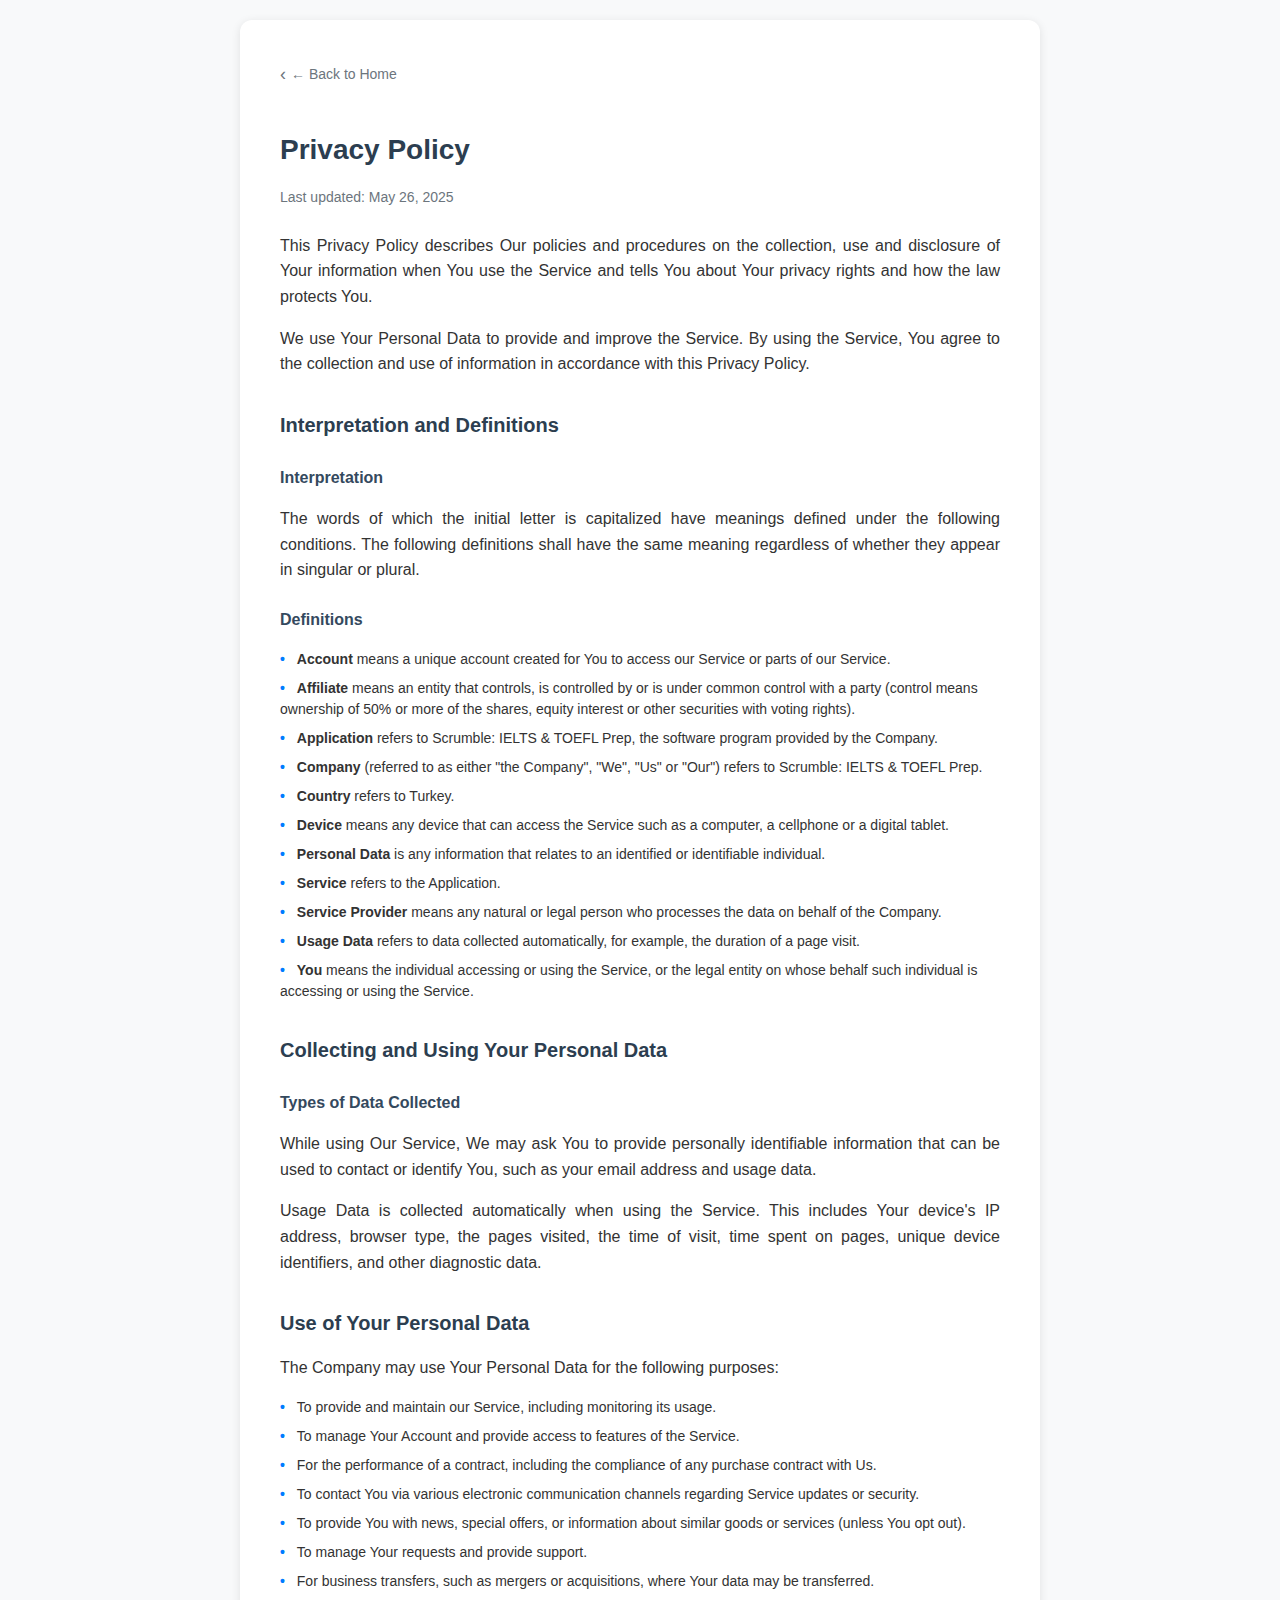
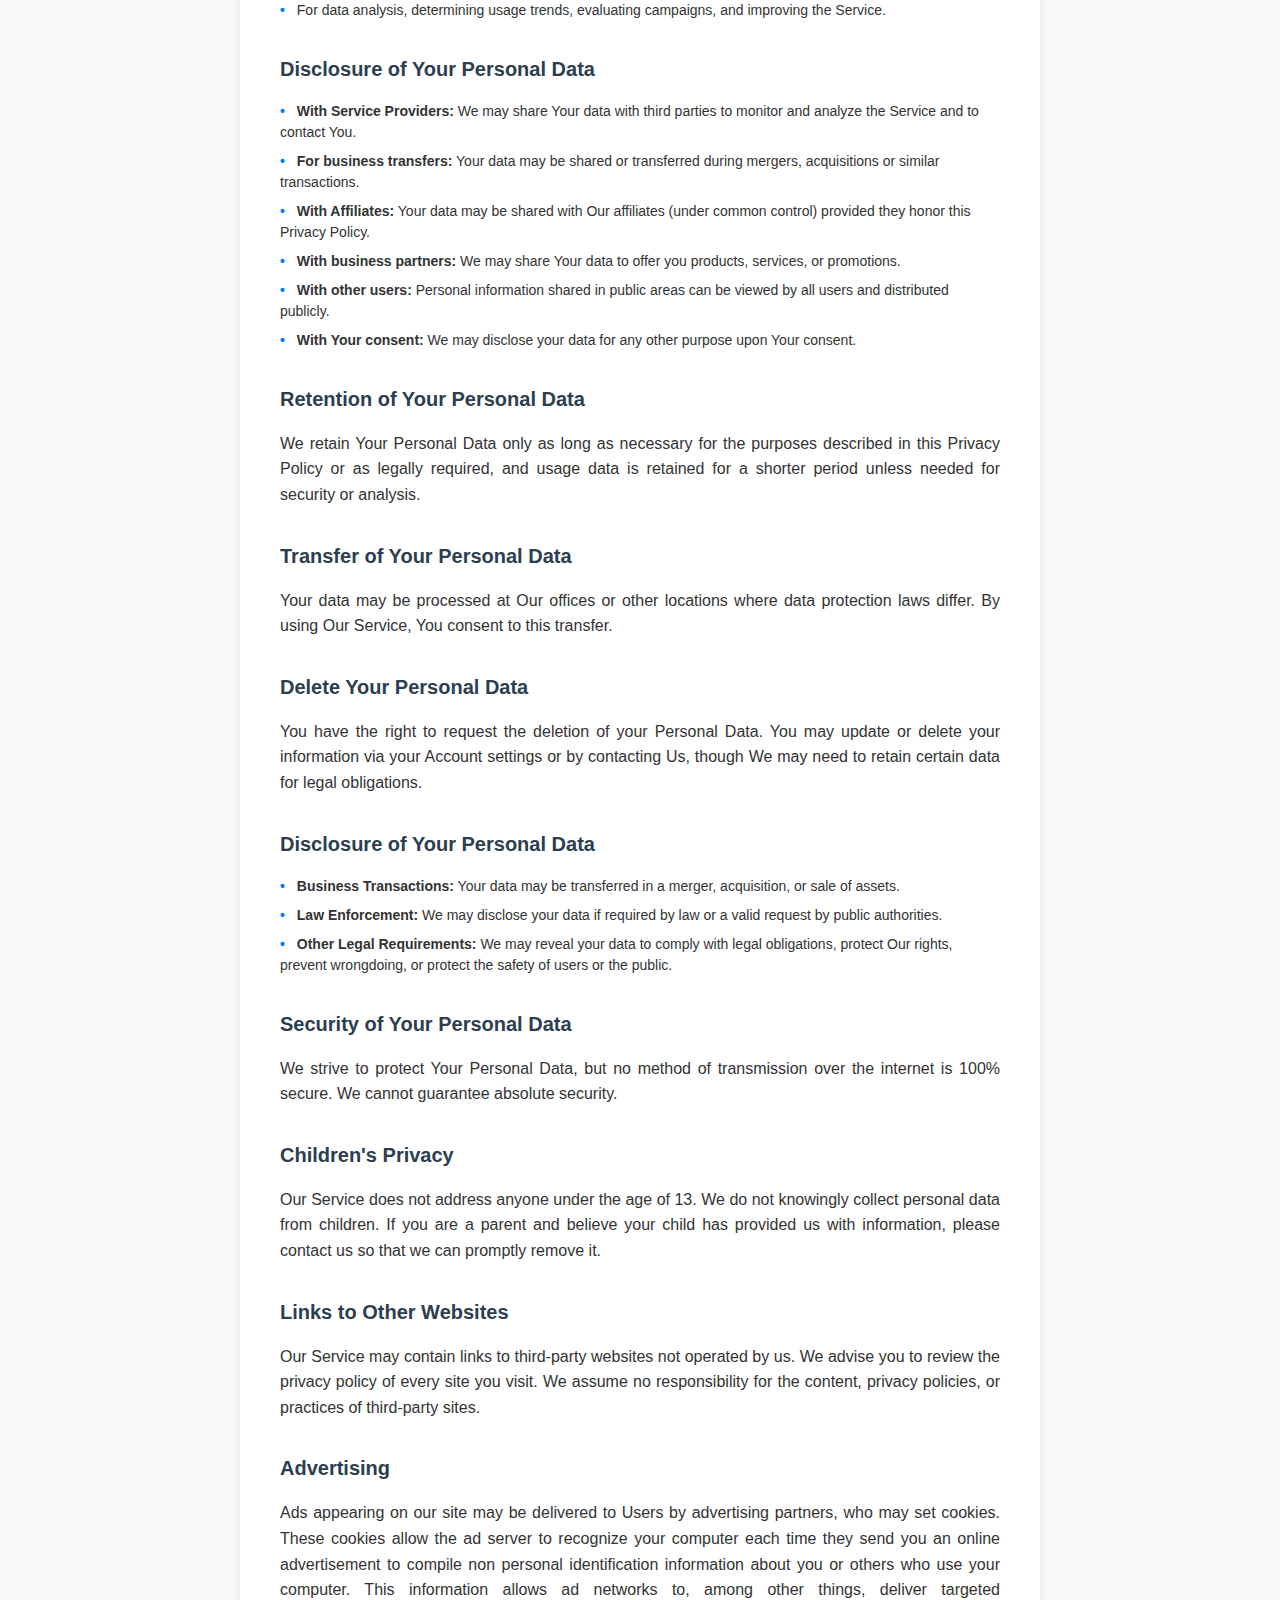
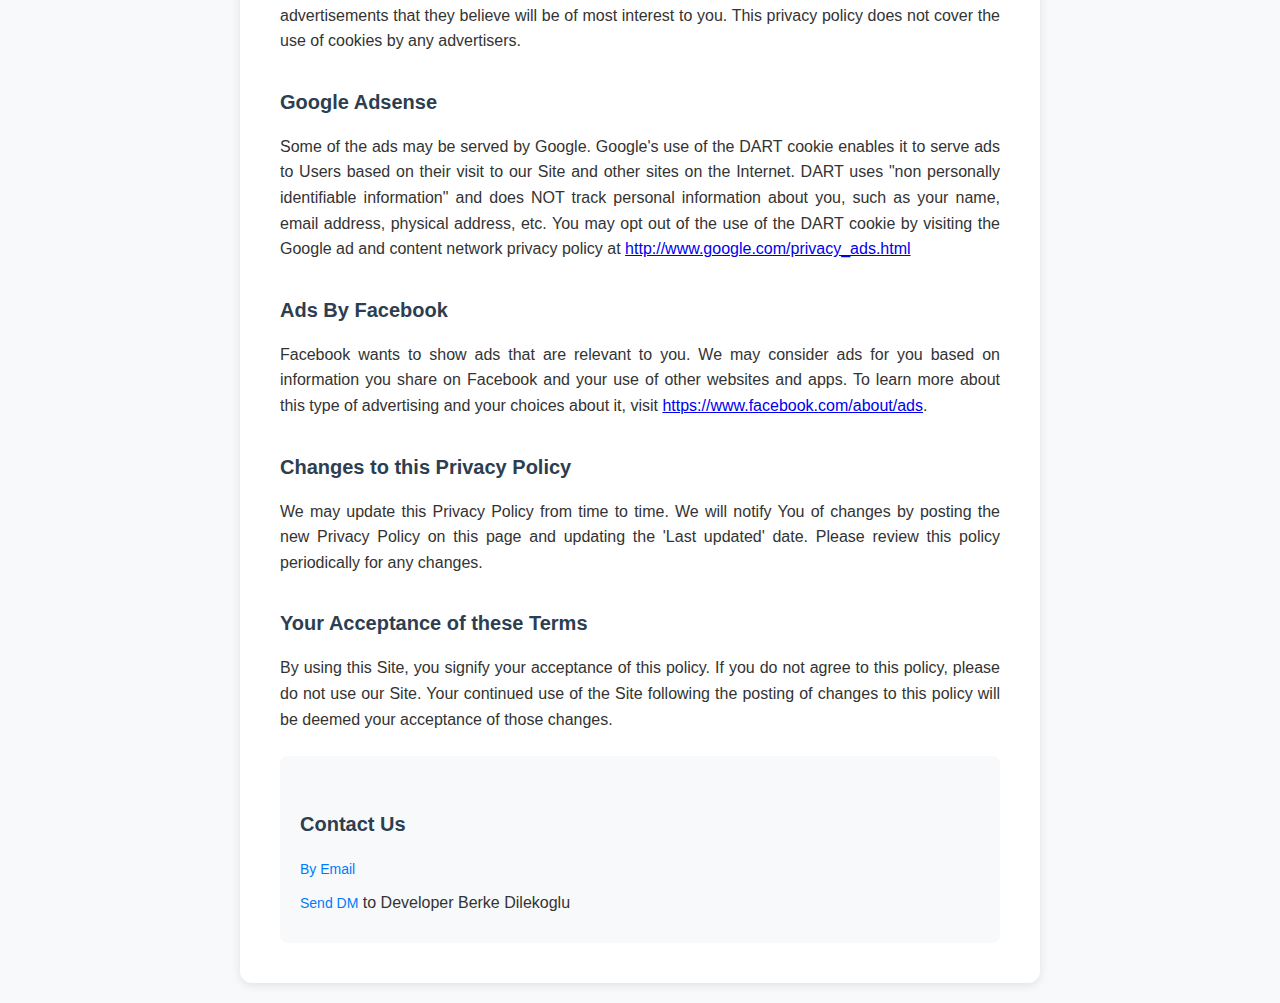
<file: privacy_policy_scruble.html>
<!DOCTYPE html>
<html lang="en">
<head>
    <meta charset="UTF-8">
    <meta name="viewport" content="width=device-width, initial-scale=1.0">
    <title>Privacy Policy - Scrumble: IELTS & TOEFL Prep</title>
    <!-- Arama motorlarından gizle -->
    <meta name="robots" content="noindex, nofollow">
    <style>
        body {
            font-family: -apple-system, BlinkMacSystemFont, 'Segoe UI', Roboto, Oxygen, Ubuntu, Cantarell, sans-serif;
            line-height: 1.6;
            color: #333;
            max-width: 800px;
            margin: 0 auto;
            padding: 20px;
            background-color: #f8f9fa;
        }
        
        .container {
            background: white;
            padding: 40px;
            border-radius: 12px;
            box-shadow: 0 2px 10px rgba(0,0,0,0.1);
        }
        
        .back-button {
            display: inline-flex;
            align-items: center;
            color: #6c757d;
            text-decoration: none;
            margin-bottom: 20px;
            font-size: 14px;
        }
        
        .back-button:hover {
            color: #007bff;
        }
        
        .back-button::before {
            content: "‹";
            font-size: 18px;
            margin-right: 5px;
        }
        
        h1 {
            font-size: 28px;
            font-weight: bold;
            margin-bottom: 8px;
            color: #2c3e50;
        }
        
        .last-updated {
            font-size: 14px;
            color: #6c757d;
            margin-bottom: 24px;
        }
        
        h2 {
            font-size: 20px;
            font-weight: bold;
            margin-top: 32px;
            margin-bottom: 16px;
            color: #2c3e50;
        }
        
        h3 {
            font-size: 16px;
            font-weight: bold;
            margin-top: 24px;
            margin-bottom: 12px;
            color: #34495e;
        }
        
        p {
            margin-bottom: 16px;
            text-align: justify;
        }
        
        ul {
            margin-bottom: 16px;
            padding-left: 0;
        }
        
        li {
            list-style: none;
            margin-bottom: 8px;
            font-size: 14px;
            line-height: 1.5;
        }
        
        li::before {
            content: "• ";
            color: #007bff;
            font-weight: bold;
            margin-right: 8px;
        }
        
        .contact-section {
            background-color: #f8f9fa;
            padding: 20px;
            border-radius: 8px;
            margin-top: 24px;
        }
        
        .contact-links {
            margin-top: 12px;
        }
        
        .contact-links a {
            color: #007bff;
            text-decoration: none;
            font-size: 14px;
        }
        
        .contact-links a:hover {
            text-decoration: underline;
        }
        
        .contact-links div {
            margin-bottom: 8px;
        }
        
        strong {
            font-weight: bold;
        }
    </style>
</head>
<body>
    <div class="container">
        <a href="index.html" class="back-button">← Back to Home</a>
        
        <h1>Privacy Policy</h1>
        <p class="last-updated">Last updated: May 26, 2025</p>
        
        <p>This Privacy Policy describes Our policies and procedures on the collection, use and disclosure of Your information when You use the Service and tells You about Your privacy rights and how the law protects You.</p>
        
        <p>We use Your Personal Data to provide and improve the Service. By using the Service, You agree to the collection and use of information in accordance with this Privacy Policy.</p>
        
        <h2>Interpretation and Definitions</h2>
        
        <h3>Interpretation</h3>
        <p>The words of which the initial letter is capitalized have meanings defined under the following conditions. The following definitions shall have the same meaning regardless of whether they appear in singular or plural.</p>
        
        <h3>Definitions</h3>
        <ul>
            <li><strong>Account</strong> means a unique account created for You to access our Service or parts of our Service.</li>
            <li><strong>Affiliate</strong> means an entity that controls, is controlled by or is under common control with a party (control means ownership of 50% or more of the shares, equity interest or other securities with voting rights).</li>
            <li><strong>Application</strong> refers to Scrumble: IELTS & TOEFL Prep, the software program provided by the Company.</li>
            <li><strong>Company</strong> (referred to as either "the Company", "We", "Us" or "Our") refers to Scrumble: IELTS & TOEFL Prep.</li>
            <li><strong>Country</strong> refers to Turkey.</li>
            <li><strong>Device</strong> means any device that can access the Service such as a computer, a cellphone or a digital tablet.</li>
            <li><strong>Personal Data</strong> is any information that relates to an identified or identifiable individual.</li>
            <li><strong>Service</strong> refers to the Application.</li>
            <li><strong>Service Provider</strong> means any natural or legal person who processes the data on behalf of the Company.</li>
            <li><strong>Usage Data</strong> refers to data collected automatically, for example, the duration of a page visit.</li>
            <li><strong>You</strong> means the individual accessing or using the Service, or the legal entity on whose behalf such individual is accessing or using the Service.</li>
        </ul>
        
        <h2>Collecting and Using Your Personal Data</h2>
        
        <h3>Types of Data Collected</h3>
        <p>While using Our Service, We may ask You to provide personally identifiable information that can be used to contact or identify You, such as your email address and usage data.</p>
        
        <p>Usage Data is collected automatically when using the Service. This includes Your device's IP address, browser type, the pages visited, the time of visit, time spent on pages, unique device identifiers, and other diagnostic data.</p>
        
        <h2>Use of Your Personal Data</h2>
        <p>The Company may use Your Personal Data for the following purposes:</p>
        <ul>
            <li>To provide and maintain our Service, including monitoring its usage.</li>
            <li>To manage Your Account and provide access to features of the Service.</li>
            <li>For the performance of a contract, including the compliance of any purchase contract with Us.</li>
            <li>To contact You via various electronic communication channels regarding Service updates or security.</li>
            <li>To provide You with news, special offers, or information about similar goods or services (unless You opt out).</li>
            <li>To manage Your requests and provide support.</li>
            <li>For business transfers, such as mergers or acquisitions, where Your data may be transferred.</li>
            <li>For data analysis, determining usage trends, evaluating campaigns, and improving the Service.</li>
        </ul>
        
        <h2>Disclosure of Your Personal Data</h2>
        <ul>
            <li><strong>With Service Providers:</strong> We may share Your data with third parties to monitor and analyze the Service and to contact You.</li>
            <li><strong>For business transfers:</strong> Your data may be shared or transferred during mergers, acquisitions or similar transactions.</li>
            <li><strong>With Affiliates:</strong> Your data may be shared with Our affiliates (under common control) provided they honor this Privacy Policy.</li>
            <li><strong>With business partners:</strong> We may share Your data to offer you products, services, or promotions.</li>
            <li><strong>With other users:</strong> Personal information shared in public areas can be viewed by all users and distributed publicly.</li>
            <li><strong>With Your consent:</strong> We may disclose your data for any other purpose upon Your consent.</li>
        </ul>
        
        <h2>Retention of Your Personal Data</h2>
        <p>We retain Your Personal Data only as long as necessary for the purposes described in this Privacy Policy or as legally required, and usage data is retained for a shorter period unless needed for security or analysis.</p>
        
        <h2>Transfer of Your Personal Data</h2>
        <p>Your data may be processed at Our offices or other locations where data protection laws differ. By using Our Service, You consent to this transfer.</p>
        
        <h2>Delete Your Personal Data</h2>
        <p>You have the right to request the deletion of your Personal Data. You may update or delete your information via your Account settings or by contacting Us, though We may need to retain certain data for legal obligations.</p>
        
        <h2>Disclosure of Your Personal Data</h2>
        <ul>
            <li><strong>Business Transactions:</strong> Your data may be transferred in a merger, acquisition, or sale of assets.</li>
            <li><strong>Law Enforcement:</strong> We may disclose your data if required by law or a valid request by public authorities.</li>
            <li><strong>Other Legal Requirements:</strong> We may reveal your data to comply with legal obligations, protect Our rights, prevent wrongdoing, or protect the safety of users or the public.</li>
        </ul>
        
        <h2>Security of Your Personal Data</h2>
        <p>We strive to protect Your Personal Data, but no method of transmission over the internet is 100% secure. We cannot guarantee absolute security.</p>
        
        <h2>Children's Privacy</h2>
        <p>Our Service does not address anyone under the age of 13. We do not knowingly collect personal data from children. If you are a parent and believe your child has provided us with information, please contact us so that we can promptly remove it.</p>
        
        <h2>Links to Other Websites</h2>
        <p>Our Service may contain links to third-party websites not operated by us. We advise you to review the privacy policy of every site you visit. We assume no responsibility for the content, privacy policies, or practices of third-party sites.</p>
        
        <h2>Advertising</h2>
        <p>Ads appearing on our site may be delivered to Users by advertising partners, who may set cookies. These cookies allow the ad server to recognize your computer each time they send you an online advertisement to compile non personal identification information about you or others who use your computer. This information allows ad networks to, among other things, deliver targeted advertisements that they believe will be of most interest to you. This privacy policy does not cover the use of cookies by any advertisers.</p>
        
        <h2>Google Adsense</h2>
        <p>Some of the ads may be served by Google. Google's use of the DART cookie enables it to serve ads to Users based on their visit to our Site and other sites on the Internet. DART uses "non personally identifiable information" and does NOT track personal information about you, such as your name, email address, physical address, etc. You may opt out of the use of the DART cookie by visiting the Google ad and content network privacy policy at <a href="http://www.google.com/privacy_ads.html" target="_blank">http://www.google.com/privacy_ads.html</a></p>
        
        <h2>Ads By Facebook</h2>
        <p>Facebook wants to show ads that are relevant to you. We may consider ads for you based on information you share on Facebook and your use of other websites and apps. To learn more about this type of advertising and your choices about it, visit <a href="https://www.facebook.com/about/ads" target="_blank">https://www.facebook.com/about/ads</a>.</p>
        
        <h2>Changes to this Privacy Policy</h2>
        <p>We may update this Privacy Policy from time to time. We will notify You of changes by posting the new Privacy Policy on this page and updating the 'Last updated' date. Please review this policy periodically for any changes.</p>
        
        <h2>Your Acceptance of these Terms</h2>
        <p>By using this Site, you signify your acceptance of this policy. If you do not agree to this policy, please do not use our Site. Your continued use of the Site following the posting of changes to this policy will be deemed your acceptance of those changes.</p>
        
        <div class="contact-section">
            <h2>Contact Us</h2>
            <div class="contact-links">
                <div>
                    <a href="mailto:scrumblewordquiz@gmail.com">By Email</a>
                </div>
                <div>
                    <a href="https://x.com/berkedilekoglu" target="_blank">Send DM</a> to Developer Berke Dilekoglu
                </div>
            </div>
        </div>
    </div>
</body>
</html>
</file>
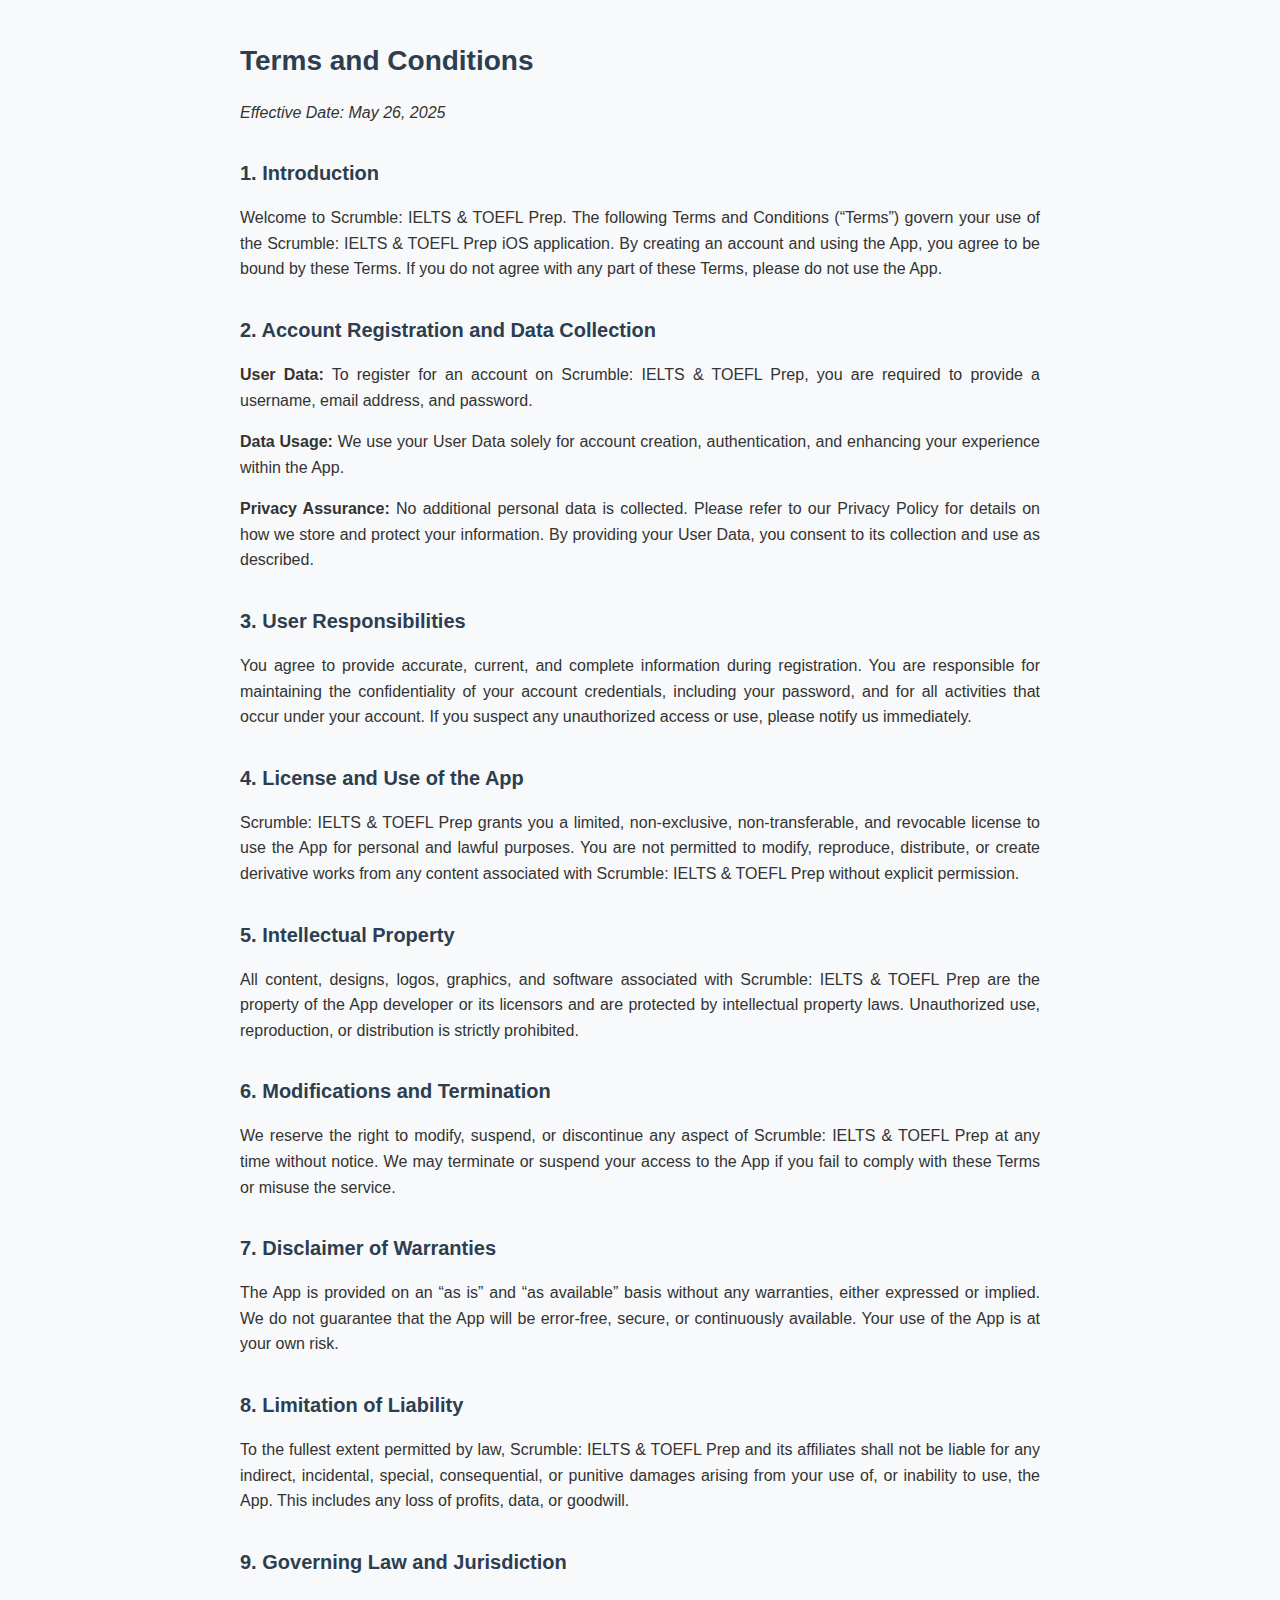
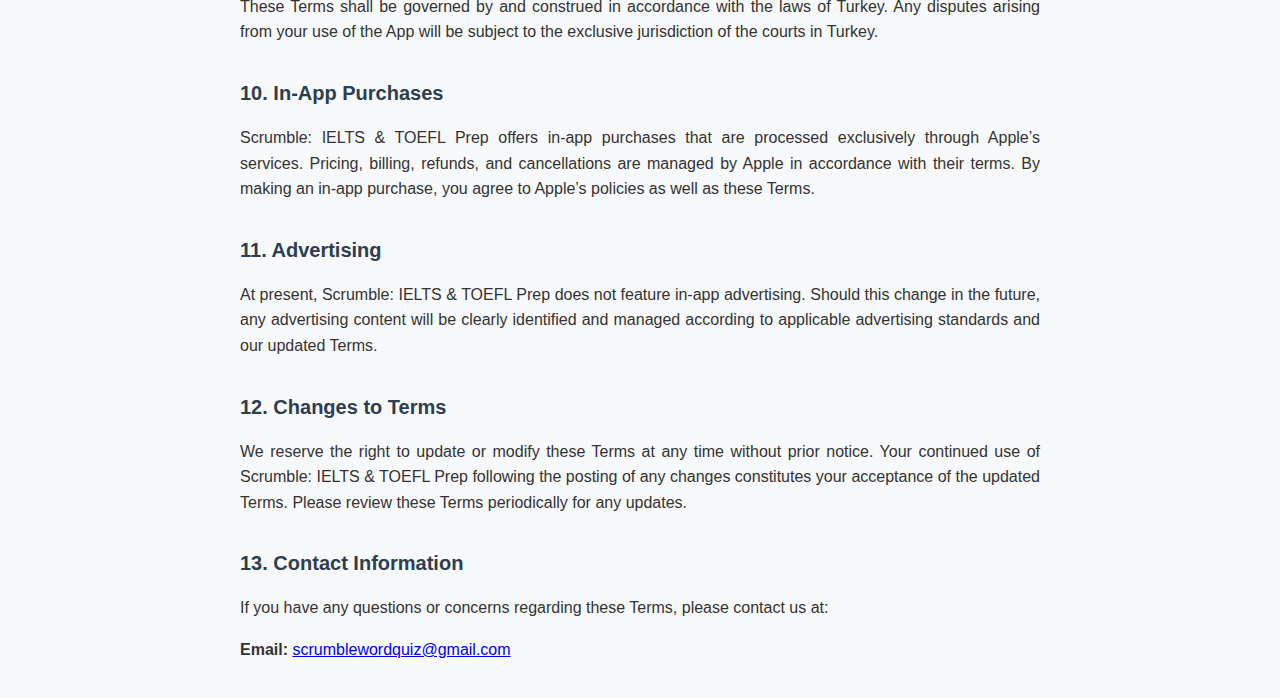
<file: terms_of_use_scrumble.html>
<!DOCTYPE html>
<html lang="en">
<head>
  <meta charset="UTF-8">
  <title>Terms and Conditions – Scrumble: IELTS &amp; TOEFL Prep</title>
  <meta name="viewport" content="width=device-width, initial-scale=1.0">
  <!-- Arama motorlarından gizle -->
  <meta name="robots" content="noindex, nofollow">
  <style>
    body {
        font-family: -apple-system, BlinkMacSystemFont, 'Segoe UI', Roboto, Oxygen, Ubuntu, Cantarell, sans-serif;
        line-height: 1.6;
        color: #333;
        max-width: 800px;
        margin: 0 auto;
        padding: 20px;
        background-color: #f8f9fa;
    }
    
    .container {
        background: white;
        padding: 40px;
        border-radius: 12px;
        box-shadow: 0 2px 10px rgba(0,0,0,0.1);
    }
    
    .back-button {
        display: inline-flex;
        align-items: center;
        color: #6c757d;
        text-decoration: none;
        margin-bottom: 20px;
        font-size: 14px;
    }
    
    .back-button:hover {
        color: #007bff;
    }
    
    .back-button::before {
        content: "‹";
        font-size: 18px;
        margin-right: 5px;
    }
    
    h1 {
        font-size: 28px;
        font-weight: bold;
        margin-bottom: 8px;
        color: #2c3e50;
    }
    
    .last-updated {
        font-size: 14px;
        color: #6c757d;
        margin-bottom: 24px;
    }
    
    h2 {
        font-size: 20px;
        font-weight: bold;
        margin-top: 32px;
        margin-bottom: 16px;
        color: #2c3e50;
    }
    
    h3 {
        font-size: 16px;
        font-weight: bold;
        margin-top: 24px;
        margin-bottom: 12px;
        color: #34495e;
    }
    
    p {
        margin-bottom: 16px;
        text-align: justify;
    }
    
    ul {
        margin-bottom: 16px;
        padding-left: 0;
    }
    
    li {
        list-style: none;
        margin-bottom: 8px;
        font-size: 14px;
        line-height: 1.5;
    }
    
    li::before {
        content: "• ";
        color: #007bff;
        font-weight: bold;
        margin-right: 8px;
    }
    
    .contact-section {
        background-color: #f8f9fa;
        padding: 20px;
        border-radius: 8px;
        margin-top: 24px;
    }
    
    .contact-links {
        margin-top: 12px;
    }
    
    .contact-links a {
        color: #007bff;
        text-decoration: none;
        font-size: 14px;
    }
    
    .contact-links a:hover {
        text-decoration: underline;
    }
    
    .contact-links div {
        margin-bottom: 8px;
    }
    
    strong {
        font-weight: bold;
    }
</style>
</head>
<body>

  <h1>Terms and Conditions</h1>
  <p><em>Effective Date: May 26, 2025</em></p>

  <h2>1. Introduction</h2>
  <p>Welcome to Scrumble: IELTS &amp; TOEFL Prep. The following Terms and Conditions (“Terms”) govern your use of the Scrumble: IELTS &amp; TOEFL Prep iOS application. By creating an account and using the App, you agree to be bound by these Terms. If you do not agree with any part of these Terms, please do not use the App.</p>

  <h2>2. Account Registration and Data Collection</h2>
  <p><strong>User Data:</strong> To register for an account on Scrumble: IELTS &amp; TOEFL Prep, you are required to provide a username, email address, and password.</p>
  <p><strong>Data Usage:</strong> We use your User Data solely for account creation, authentication, and enhancing your experience within the App.</p>
  <p><strong>Privacy Assurance:</strong> No additional personal data is collected. Please refer to our Privacy Policy for details on how we store and protect your information. By providing your User Data, you consent to its collection and use as described.</p>

  <h2>3. User Responsibilities</h2>
  <p>You agree to provide accurate, current, and complete information during registration. You are responsible for maintaining the confidentiality of your account credentials, including your password, and for all activities that occur under your account. If you suspect any unauthorized access or use, please notify us immediately.</p>

  <h2>4. License and Use of the App</h2>
  <p>Scrumble: IELTS &amp; TOEFL Prep grants you a limited, non-exclusive, non-transferable, and revocable license to use the App for personal and lawful purposes. You are not permitted to modify, reproduce, distribute, or create derivative works from any content associated with Scrumble: IELTS &amp; TOEFL Prep without explicit permission.</p>

  <h2>5. Intellectual Property</h2>
  <p>All content, designs, logos, graphics, and software associated with Scrumble: IELTS &amp; TOEFL Prep are the property of the App developer or its licensors and are protected by intellectual property laws. Unauthorized use, reproduction, or distribution is strictly prohibited.</p>

  <h2>6. Modifications and Termination</h2>
  <p>We reserve the right to modify, suspend, or discontinue any aspect of Scrumble: IELTS &amp; TOEFL Prep at any time without notice. We may terminate or suspend your access to the App if you fail to comply with these Terms or misuse the service.</p>

  <h2>7. Disclaimer of Warranties</h2>
  <p>The App is provided on an “as is” and “as available” basis without any warranties, either expressed or implied. We do not guarantee that the App will be error-free, secure, or continuously available. Your use of the App is at your own risk.</p>

  <h2>8. Limitation of Liability</h2>
  <p>To the fullest extent permitted by law, Scrumble: IELTS &amp; TOEFL Prep and its affiliates shall not be liable for any indirect, incidental, special, consequential, or punitive damages arising from your use of, or inability to use, the App. This includes any loss of profits, data, or goodwill.</p>

  <h2>9. Governing Law and Jurisdiction</h2>
  <p>These Terms shall be governed by and construed in accordance with the laws of Turkey. Any disputes arising from your use of the App will be subject to the exclusive jurisdiction of the courts in Turkey.</p>

  <h2>10. In-App Purchases</h2>
  <p>Scrumble: IELTS &amp; TOEFL Prep offers in-app purchases that are processed exclusively through Apple’s services. Pricing, billing, refunds, and cancellations are managed by Apple in accordance with their terms. By making an in-app purchase, you agree to Apple’s policies as well as these Terms.</p>

  <h2>11. Advertising</h2>
  <p>At present, Scrumble: IELTS &amp; TOEFL Prep does not feature in-app advertising. Should this change in the future, any advertising content will be clearly identified and managed according to applicable advertising standards and our updated Terms.</p>

  <h2>12. Changes to Terms</h2>
  <p>We reserve the right to update or modify these Terms at any time without prior notice. Your continued use of Scrumble: IELTS &amp; TOEFL Prep following the posting of any changes constitutes your acceptance of the updated Terms. Please review these Terms periodically for any updates.</p>

  <h2>13. Contact Information</h2>
  <p>If you have any questions or concerns regarding these Terms, please contact us at:</p>
  <p><strong>Email:</strong> <a href="mailto:scrumblewordquiz@gmail.com">scrumblewordquiz@gmail.com</a></p>

</body>
</html>
</file>
